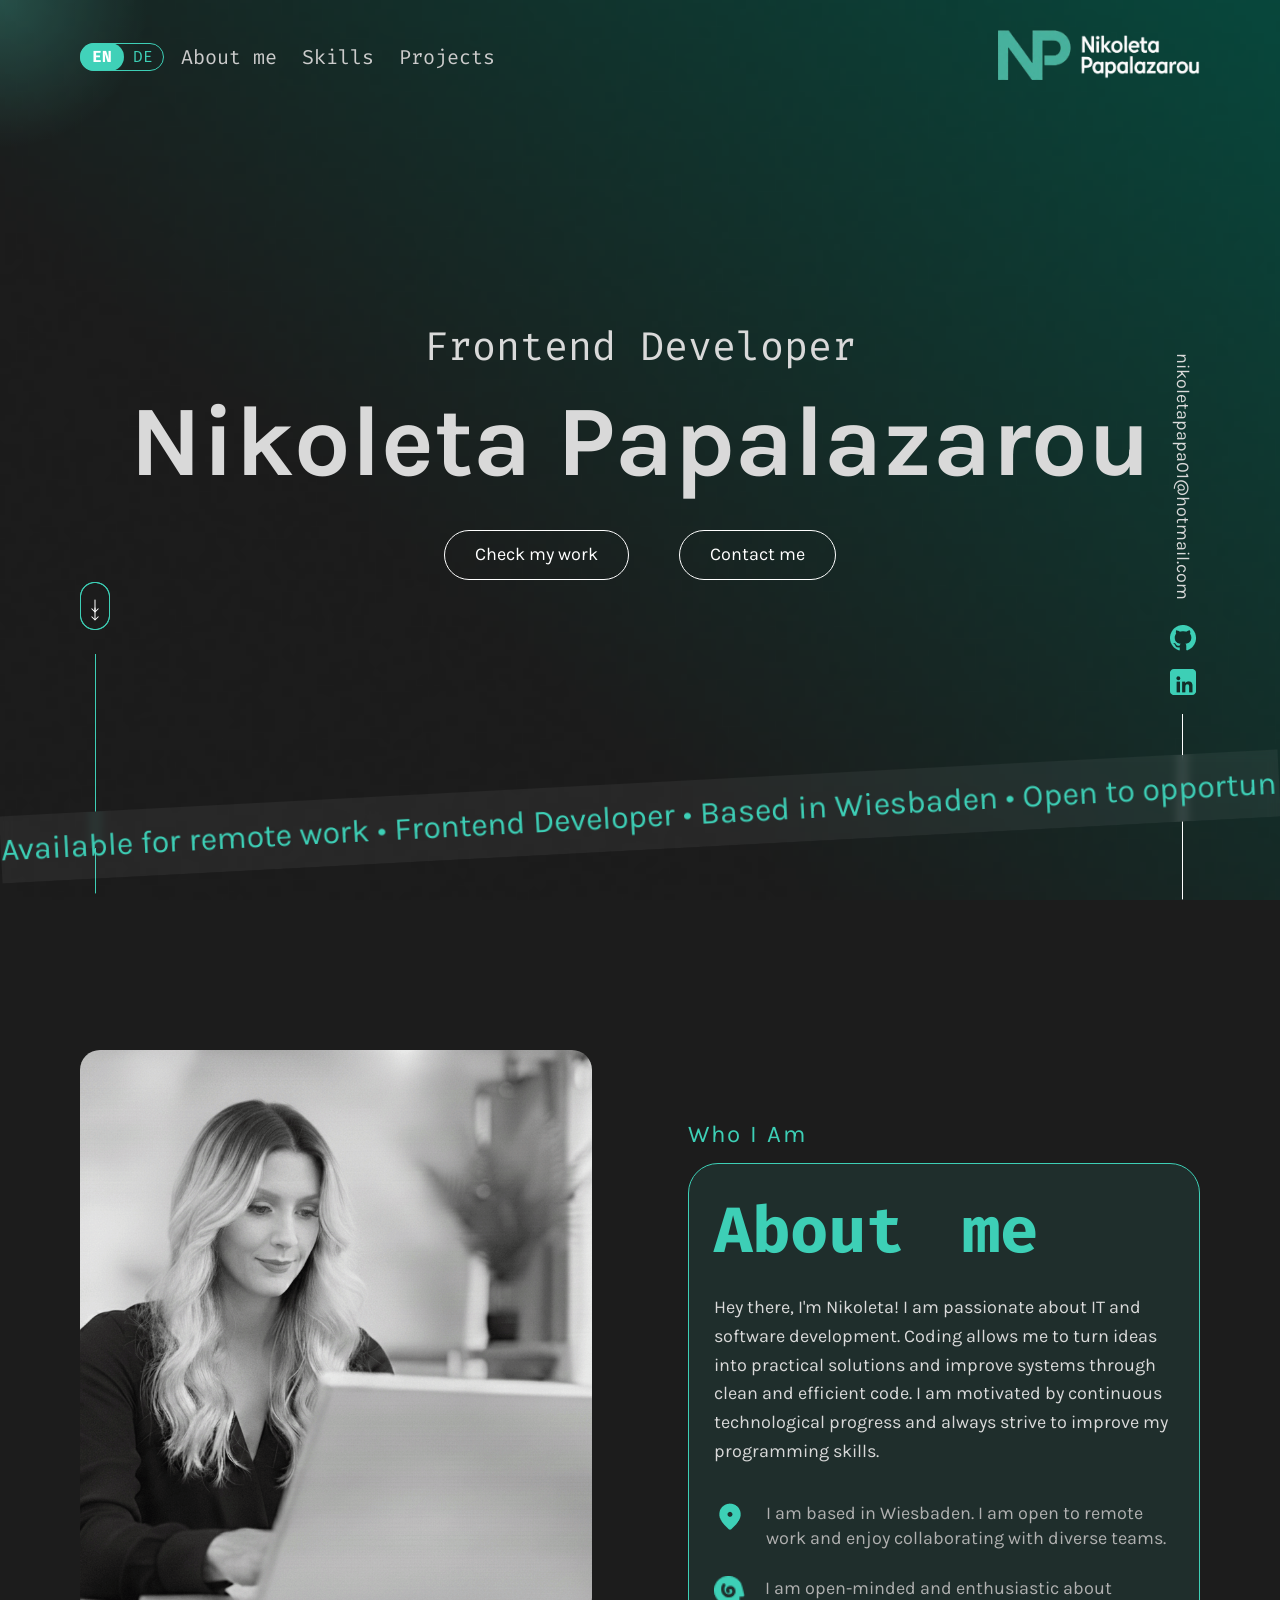
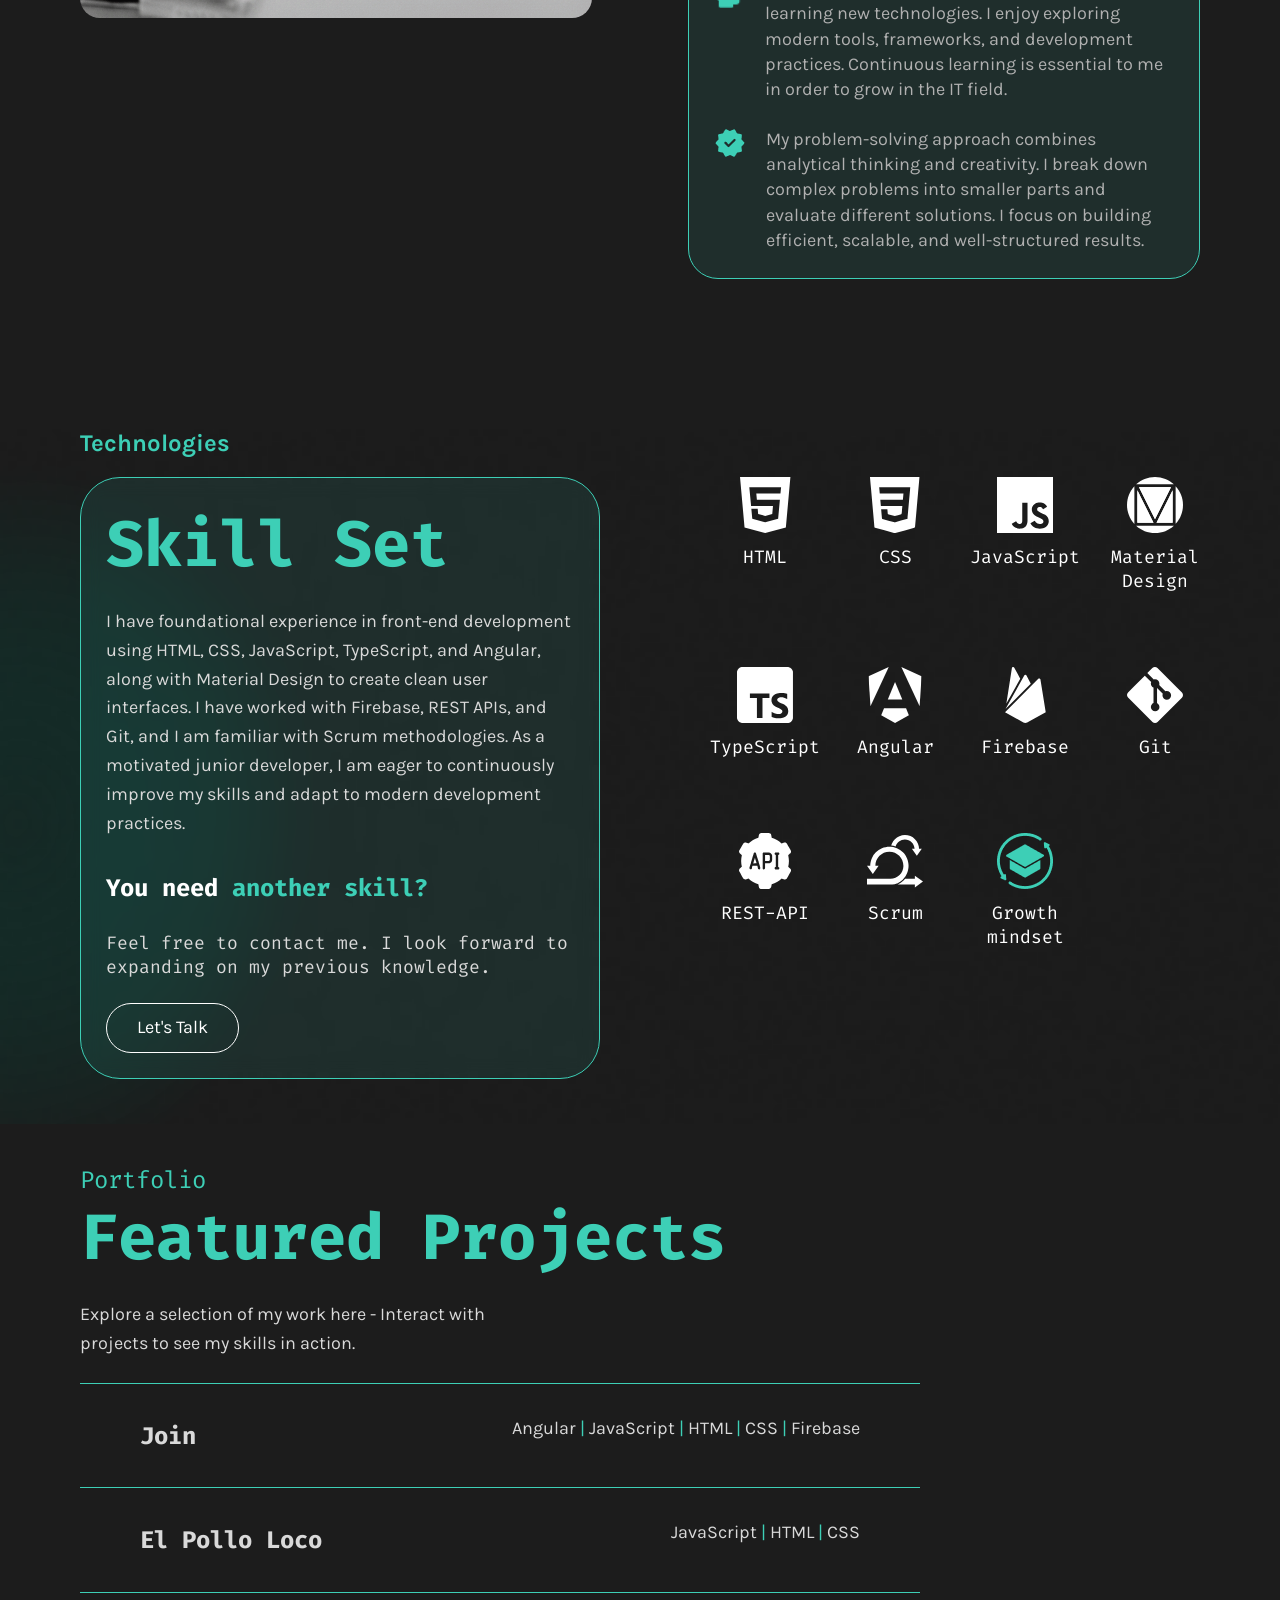
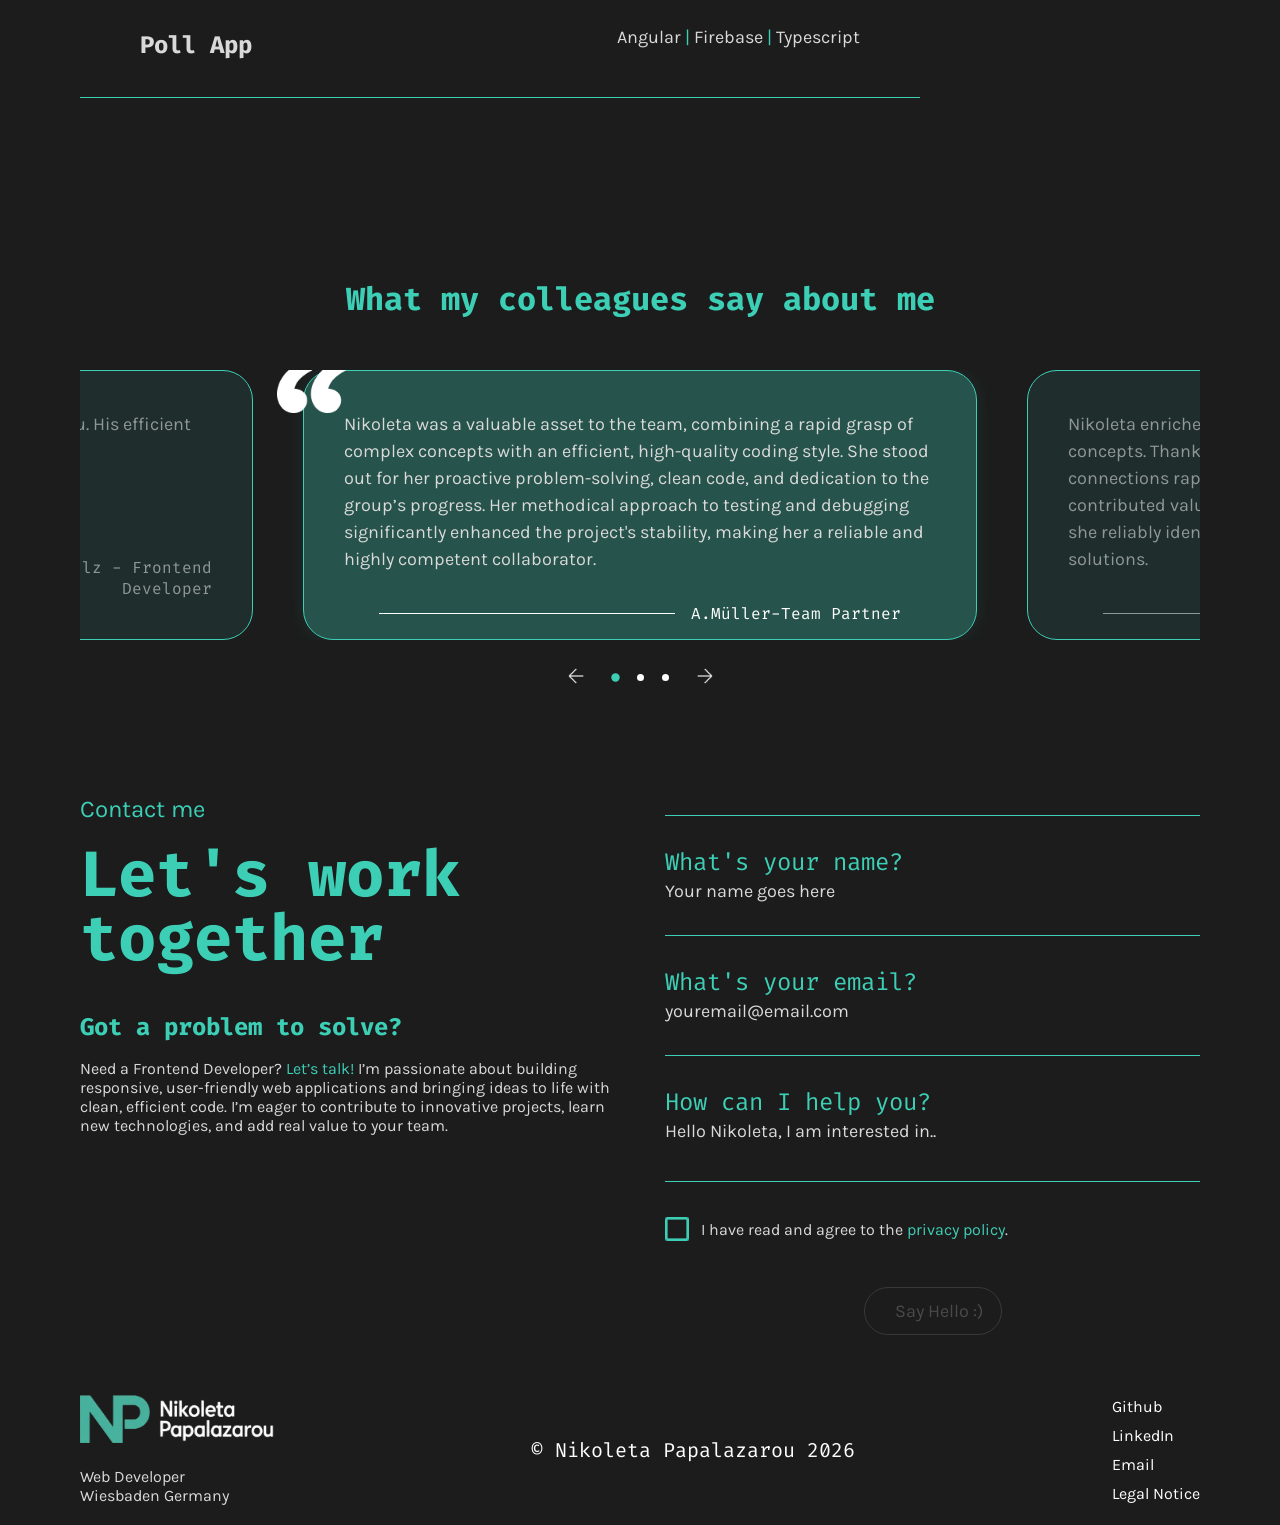
<file: index.html>
<!doctype html>
<html lang="en">
  <head>
    <meta charset="UTF-8" />
    <meta name="viewport" content="width=device-width, initial-scale=1.0" />
    <link rel="icon" type="image/png" href="./assets/img/smallLogo.png" />
    <link rel="stylesheet" href="./assets/styles/fonts.css" />
    <link rel="stylesheet" href="./assets/styles/animations.css" />
    <link rel="stylesheet" href="./assets/styles/hero.css" />
    <link rel="stylesheet" href="./assets/styles/aboutMe.css" />
    <link rel="stylesheet" href="./assets/styles/skills.css" />
    <link rel="stylesheet" href="./assets/styles/projeckts.css" />
    <link rel="stylesheet" href="./assets/styles/modal.css" />
    <link rel="stylesheet" href="./assets/styles/colleagues.css" />
    <link rel="stylesheet" href="./assets/styles/contact.css" />
    <link rel="stylesheet" href="./assets/styles/footer.css" />
    <link rel="stylesheet" href="style.css" />
    <link rel="stylesheet" href="./assets/styles/media.css" />
    <script src="./assets/scripts/translations.js"></script>
    <script src="./assets/scripts/getTemplates.js"></script>
    <script src="./assets/scripts/heroTemplate.js"></script>
    <script src="./assets/scripts/aboutMeTemplate.js"></script>
    <script src="./assets/scripts/getSkillsTemplate.js"></script>
    <script src="./assets/scripts/getProjecktsTemplate.js"></script>
    <script src="./assets/scripts/modalDialog.js"></script>
    <script src="./assets/scripts/modalDialogTemplate.js"></script>
    <script src="./assets/scripts/getColleaguesTemplate.js"></script>
    <script src="./assets/scripts/getContactTemplate.js"></script>
    <script src="./assets/scripts/validation.js"></script>
    <script src="./assets/scripts/getFooter.js"></script>

    <title>Nikoleta Papalazarou</title>
  </head>
  <body onload="init()">
    <div id="cursor-glow"></div>
    <section id="hero"></section>

    <section id="about" class="about-section"></section>

    <section id="skills" class="skills-section"></section>

    <section id="projects" class="projects-section"></section>

    <section id="colleagues" class="colleagues-section"></section>

    <section id="contact" class="contact-section"></section>

    <footer id="footer" class="footer-section"></footer>

    <dialog id="projectModal">
      <div id="modalBody"></div>
    </dialog>
     <div id="toast" class="toast"></div>
    <script src="script.js"></script>
  </body>
</html>
</file>
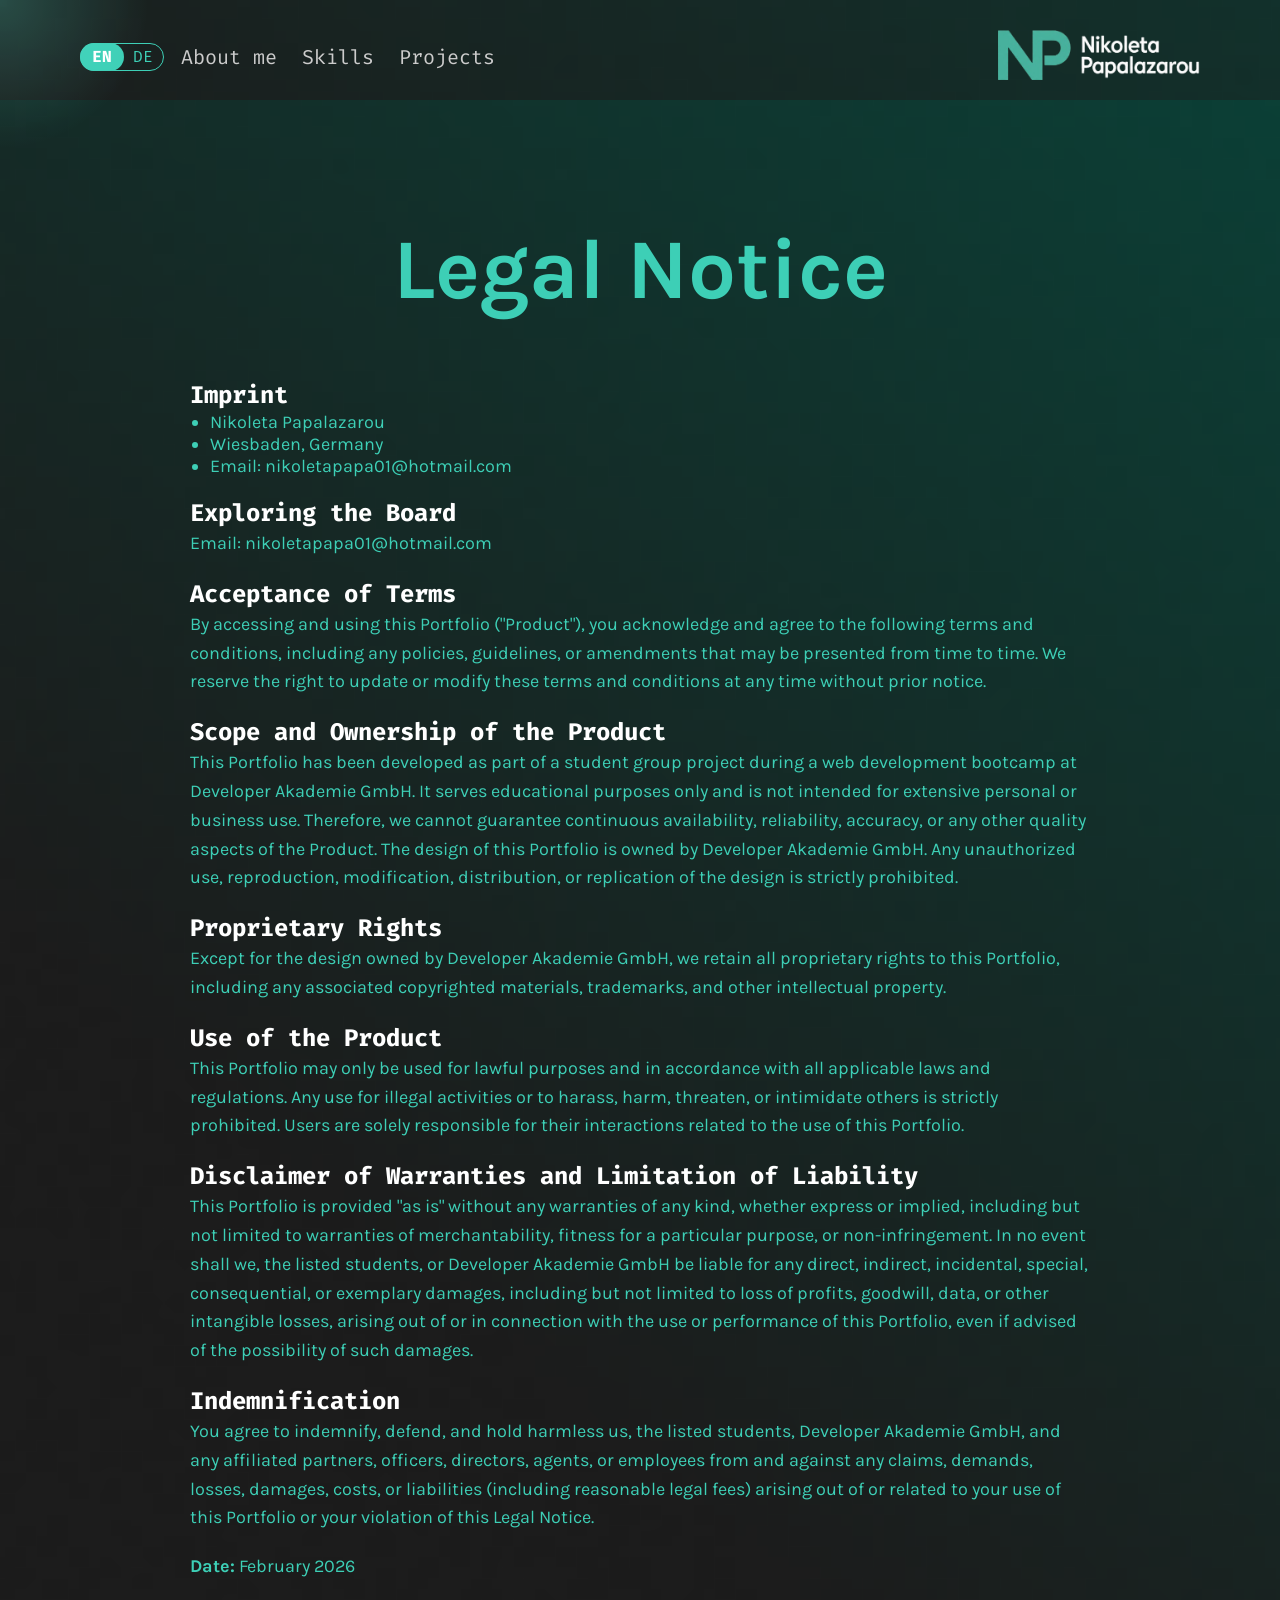
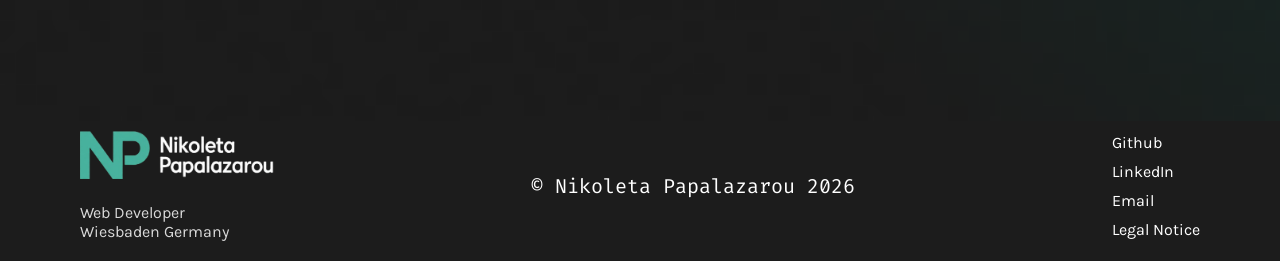
<file: legal-notice.html>
<!doctype html>
<html lang="en">
  <head>
    <meta charset="UTF-8" />
    <meta name="viewport" content="width=device-width, initial-scale=1.0" />
    <link rel="icon" type="image/png" href="./assets/img/smallLogo.png" />
    <link rel="stylesheet" href="./assets/styles/fonts.css" />
    <link rel="stylesheet" href="./assets/styles/animations.css" />
    <link rel="stylesheet" href="./assets/styles/hero.css" />
    <link rel="stylesheet" href="./assets/styles/footer.css" />
    <link rel="stylesheet" href="./assets/styles/legal.css" />
    <link rel="stylesheet" href="style.css" />
     <link rel="stylesheet" href="./assets/styles/media.css" />
    <script src="./assets/scripts/translations.js"></script>

    <script src="./assets/scripts/getFooter.js"></script>
    <script src="./assets/scripts/heroTemplate.js"></script>
    <script src="script.js"></script>

    <title>Nikoleta Papalazarou</title>
  </head>

  <body class="legal-notice-body" onload="initLegal()">
    <div id="cursor-glow"></div>
    <section style="height: auto; padding-bottom: 100px">
      <nav class="navbar">
        <div class="navigation">
          <div class="nav-left desktop-nav">
            <div class="lang-switch" id="lang-toggle-desktop">
              <div class="toggle-bg"></div>
              <span class="lang-btn active" data-lang="en">EN</span>
              <span class="lang-btn" data-lang="de">DE</span>
            </div>
            <div>
              <ul class="nav-links">
                <li><a href="index.html#about">About me</a></li>
                <li><a href="index.html#skills">Skills</a></li>
                <li><a href="index.html#projects">Projects</a></li>
              </ul>
            </div>
          </div>
          <div class="logo">
            <img id="logo-icon" src="./assets/img/logo.png" alt="a logo icon" />
          </div>
          <div class="hamburger" id="hamburger-btn">
            <span></span>
            <span></span>
            <span></span>
          </div>
        </div>
      </nav>
      <div class="mobile-menu-overlay" id="mobile-menu">
        <div class="mobile-menu-content">
          <ul class="mobile-nav-links nav-links">
            <li>
              <a href="index.html#about" onclick="closeMobileMenu()"
                >About me</a
              >
            </li>
            <li>
              <a href="index.html#skills" onclick="closeMobileMenu()">Skills</a>
            </li>
            <li>
              <a href="index.html#projects" onclick="closeMobileMenu()"
                >Projects</a
              >
            </li>
          </ul>

          <div class="lang-switch mobile-lang-switch" id="lang-toggle-mobile">
            <div class="toggle-bg"></div>
            <span class="lang-btn active" data-lang="en">EN</span>
            <span class="lang-btn" data-lang="de">DE</span>
          </div>
        </div>
      </div>
    </section>
    <section class="legal-section">
      <div class="legal-container">
        <h1 id="legal-mainTitle">Legal Notice</h1>

        <h3 id="legal-imprintTitle">Imprint</h3>
        <ul class="legal-notice-ul" id="legal-imprintList">
          <li>Nikoleta Papalazarou</li>
          <li>Wiesbaden, Germany</li>
          <li>Email: nikoletapapa01@hotmail.com</li>
        </ul>

        <h3 id="legal-boardTitle">Exploring the Board</h3>
        <p id="legal-boardText">Email: nikoletapapa01@hotmail.com</p>

        <h3 id="legal-acceptanceTitle">Acceptance of terms</h3>
        <p id="legal-acceptanceText">
          Acceptance of terms By accessing and using Portfolio (Product)...
        </p>

        <h3 id="legal-scopeTitle">Scope and ownership of the product</h3>
        <p id="legal-scopeText">
          Scope and ownership of the product Portfolio has been developed...
        </p>

        <h3 id="legal-proprietaryTitle">Proprietary rights</h3>
        <p id="legal-proprietaryText">
          Proprietary rights Aside from the design owned by Developer
          Akademie...
        </p>

        <h3 id="legal-useTitle">Use of the product</h3>
        <p id="legal-useText">
          Use of the product Portfolio is intended to be used for lawful
          purposes only...
        </p>

        <h3 id="legal-disclaimerTitle">
          disclaimer of warranties and limitation of liability
        </h3>
        <p id="legal-disclaimerText">
          Disclaimer of warranties and limitation of liability Portfolio is
          provided "as is"...
        </p>

        <h3 id="legal-indemnityTitle">Indemnity</h3>
        <p id="legal-indemnityText">
          Indemnity You agree to indemnify, defend and hold harmless us...
        </p>

        <p id="legal-date"><strong>Date:</strong> February 2026</p>
      </div>
    </section>

    <footer id="footer"></footer>
    <script>
      function initLegal() {
        if (typeof currentLang === "undefined") {
          window.currentLang = localStorage.getItem("lang") || "en";
        }
        document.getElementById("footer").innerHTML = getFooterTemplate();
        renderLegalView();
        updateLanguageToggles();
        if (typeof initializeEventListeners === "function") {
          initializeEventListeners();
        }
        initCursorGlow();
      }
    </script>
  </body>
</html>
</file>
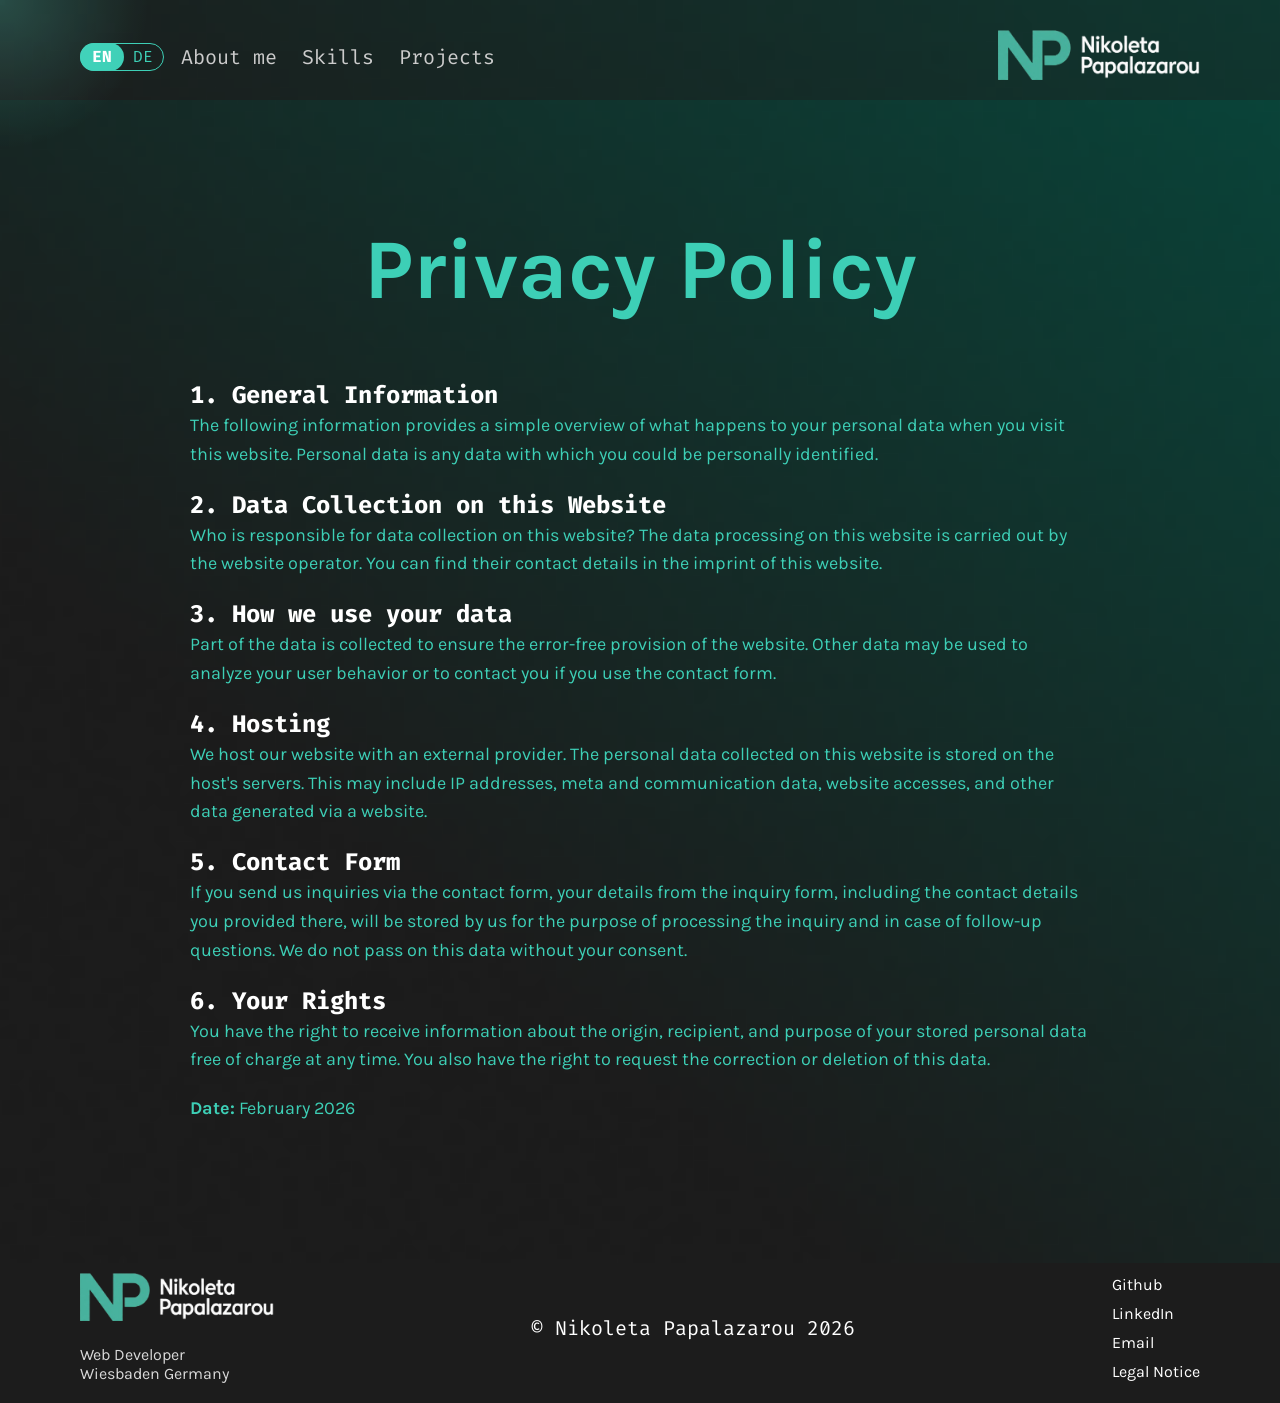
<file: privacy-policy.html>
<!doctype html>
<html lang="en">
  <head>
    <meta charset="UTF-8" />
    <meta name="viewport" content="width=device-width, initial-scale=1.0" />
    <link rel="icon" type="image/png" href="./assets/img/smallLogo.png" />
    <link rel="stylesheet" href="./assets/styles/fonts.css" />
    <link rel="stylesheet" href="./assets/styles/animations.css" />
    <link rel="stylesheet" href="./assets/styles/hero.css" />
    <link rel="stylesheet" href="./assets/styles/footer.css" />
    <link rel="stylesheet" href="./assets/styles/legal.css" />
    <link rel="stylesheet" href="style.css" />
    <link rel="stylesheet" href="./assets/styles/media.css" />
    <script src="./assets/scripts/translations.js"></script>

    <script src="./assets/scripts/getFooter.js"></script>
    <script src="./assets/scripts/heroTemplate.js"></script>
    <script src="script.js"></script>

    <title>Privacy Policy - Nikoleta Papalazarou</title>
  </head>
  <body class="legal-notice-body" onload="initPrivacy()">
    <div id="cursor-glow"></div>
    <section style="height: auto; padding-bottom: 100px">
      <nav class="navbar">
        <div class="navigation">
          <div class="nav-left desktop-nav">
            <div class="lang-switch" id="lang-toggle-desktop">
              <div class="toggle-bg"></div>
              <span class="lang-btn active" data-lang="en">EN</span>
              <span class="lang-btn" data-lang="de">DE</span>
            </div>
            <div>
              <ul class="nav-links">
                <li><a href="index.html#about">About me</a></li>
                <li><a href="index.html#skills">Skills</a></li>
                <li><a href="index.html#projects">Projects</a></li>
              </ul>
            </div>
          </div>
          <div class="logo">
            <a href="index.html">
              <img
                id="logo-icon"
                src="./assets/img/logo.png"
                alt="a logo icon"
              />
            </a>
          </div>
          <div class="hamburger" id="hamburger-btn">
            <span></span>
            <span></span>
            <span></span>
          </div>
        </div>
      </nav>
      <div class="mobile-menu-overlay" id="mobile-menu">
        <div class="mobile-menu-content">
          <ul class="mobile-nav-links nav-links">
            <li>
              <a href="index.html#about" onclick="closeMobileMenu()"
                >About me</a
              >
            </li>
            <li>
              <a href="index.html#skills" onclick="closeMobileMenu()">Skills</a>
            </li>
            <li>
              <a href="index.html#projects" onclick="closeMobileMenu()"
                >Projects</a
              >
            </li>
          </ul>

          <div class="lang-switch mobile-lang-switch" id="lang-toggle-mobile">
            <div class="toggle-bg"></div>
            <span class="lang-btn active" data-lang="en">EN</span>
            <span class="lang-btn" data-lang="de">DE</span>
          </div>
        </div>
      </div>
    </section>

    <!-- Content Section - Same structure as Legal Notice -->
    <section class="legal-section">
      <div class="legal-container">
        <h1 id="privacy-mainTitle">Privacy Policy</h1>

        <h3 id="privacy-introTitle">General Information</h3>
        <p id="privacy-introText">Loading...</p>

        <h3 id="privacy-collectionTitle">Data Collection</h3>
        <p id="privacy-collectionText">Loading...</p>

        <h3 id="privacy-usageTitle">Use of Data</h3>
        <p id="privacy-usageText">Loading...</p>

        <h3 id="privacy-hostingTitle">Hosting</h3>
        <p id="privacy-hostingText">Loading...</p>

        <h3 id="privacy-contactTitle">Contact Form</h3>
        <p id="privacy-contactText">Loading...</p>

        <h3 id="privacy-rightsTitle">Your Rights</h3>
        <p id="privacy-rightsText">Loading...</p>

        <p id="privacy-date"><strong>Date:</strong> February 2026</p>
      </div>
    </section>

    <footer id="footer"></footer>

    <script>
      function initPrivacy() {
        if (typeof currentLang === "undefined") {
          window.currentLang = localStorage.getItem("lang") || "en";
        }
        // Render Footer
        document.getElementById("footer").innerHTML = getFooterTemplate();
        // Render Privacy Content
        renderPrivacyView();
        // UI Updates
        updateLanguageToggles();
        if (typeof initializeEventListeners === "function") {
          initializeEventListeners();
        }
        initCursorGlow();
      }
    </script>
  </body>
</html>
</file>
<file: assets/styles/fonts.css>
@font-face {
  font-family: "Karla";
  font-style: normal;
  font-weight: 200 800;
  src: url(../fonts/Karla.woff2) format("woff2");
  unicode-range:
    U+0000-00FF, U+0131, U+0152-0153, U+02BB-02BC, U+02C6, U+02DA, U+02DC,
    U+0304, U+0308, U+0329, U+2000-206F, U+20AC, U+2122, U+2191, U+2193, U+2212,
    U+2215, U+FEFF, U+FFFD;
}

@font-face {
  font-family: "Fira Code";
  font-style: normal;
  font-weight: 300 700;
  src: url(../fonts/FiraCode.woff2) format("woff2");
  unicode-range:
    U+0000-00FF, U+0131, U+0152-0153, U+02BB-02BC, U+02C6, U+02DA, U+02DC,
    U+0304, U+0308, U+0329, U+2000-206F, U+20AC, U+2122, U+2191, U+2193, U+2212,
    U+2215, U+FEFF, U+FFFD;
}
</file>
<file: assets/styles/animations.css>
@keyframes borderFlash {
  0% {
    border-color: var(--color-primary);
  }
  20% {
    border-color: transparent;
  }
  80% {
    border-color: transparent;
  }
  100% {
    border-color: var(--color-white);
  }
}

@keyframes textBrighten {
  0% {
    color: rgba(61, 207, 182, 0.5);
  }
  80% {
    color: rgba(61, 207, 182, 0.5);
  }
  100% {
    color: var(--color-primary);
  }
}

@keyframes marqueeText {
  0% {
    transform: translateX(100%);
  }
  100% {
    transform: translateX(-100%);
  }
}

@keyframes scroll {
  from {
    transform: translateX(0);
  }
  to {
    transform: translateX(-50%);
  }
}

@keyframes toggleImg1 {
  0%,
  49% {
    opacity: 1;
  }
  50%,
  100% {
    opacity: 0;
  }
}

@keyframes toggleImg2 {
  0%,
  49% {
    opacity: 0;
  }
  50%,
  100% {
    opacity: 1;
  }
}
</file>
<file: assets/styles/hero.css>
#hero {
  height: 100vh;
  width: 100%;
  background-image: url(../img/12.\ Skill\ set\ Background.png);
  background-position: center;
  background-size: cover;
  position: relative;
  display: flex;
  flex-direction: column;
  justify-content: center;
  align-items: center;
  overflow: hidden; 
}

.hero-content {
  text-align: center;
}
.subtitle {
  font-size: 40px;
  margin-bottom: 10px;
}

.navbar {
  position: absolute;
  top: 0;
  width: 100%;
  max-width: 1440px;
  padding: 30px 80px;
  justify-content: space-between;
  align-items: center;
  left: 50%;
  transform: translateX(-50%);
  box-sizing: border-box;
}

.nav-left {
  display: flex;
  align-items: center;
  gap: 17px;
}

.navigation {
  display: flex;
  justify-content: space-between;
}

.logo {
  font-weight: bold;
  text-align: right;
  line-height: 1;
}

#logo-icon {
  height: 50px;
}

#logo-icon:hover {
  content: url("../img/logoHover.png");
}

.nav-links {
  display: flex;
  list-style: none;
  gap: 25px;
}

.nav-links a {
  color: #ccc;
  text-decoration: none;
  font-size: 20px;
  position: relative;
  padding-bottom: 8px;
}

.nav-links a::after {
  content: "";
  position: absolute;
  left: 50%;
  bottom: -5px;
  transform: translateX(-50%) scale(0);
  width: 8px;
  height: 8px;
  background-image: var(--icon-radio-unchecked);
  background-size: contain;
  background-repeat: no-repeat;
  opacity: 0;
  transition:
    transform 0.25s cubic-bezier(0.175, 0.885, 0.32, 1.275),
    opacity 0.2s ease;
}

.nav-links a:hover::after {
  opacity: 1;
  transform: translateX(-50%) scale(1);
}

.lang-switch-container {
  width: 124px;
  height: 182px;
  padding: 20px;
  border: 1px dashed var(--color-purple-border);
  display: flex;
  flex-direction: column;
  gap: 10px;
}

.lang-switch {
  position: relative;
  display: flex;
  align-items: center;
  width: 84px;
  height: 28px;
  border-radius: 20px;
  cursor: pointer;
  border: 1px solid var(--color-primary);
  transition: border-color 0.2s ease;
}

.lang-switch:hover {
  border-color: var(--color-white);
  transition: border-color 0.3s ease 0.5s;
  animation: borderFlash 0.8s forwards;
}

.toggle-bg {
  position: absolute;
  top: -1px;
  left: -1px;
  width: 44px;
  height: 28px;
  background-color: var(--color-primary);
  border-radius: 18px;
  transition: transform 0.3s cubic-bezier(0.4, 0, 0.2, 1);
  z-index: 1;
}

.lang-switch.de-active .toggle-bg {
  transform: translateX(40px);
}

.lang-btn {
  flex: 1;
  z-index: 2;
  text-align: center;
  font-size: 16px;
  color: var(--color-primary);
  transition: color 0.3s;
  user-select: none;
}

.lang-btn.active {
  color: var(--color-white);
  font-weight: bold;
}

.lang-switch:hover .lang-btn:not(.active) {
  animation: textBrighten 0.8s forwards;
}

.sidebar-right {
  position: absolute;
  right: 80px;
  bottom: 0;
  display: flex;
  flex-direction: column;
  align-items: center;
  gap: 20px;
  pointer-events: auto;
}

.hero-wrapper {
  position: absolute;
  top: 50%; 
  left: 50%;
  transform: translate(-50%, -50%);
  width: 100%;
  max-width: 1440px;
  height: 100%;
  max-height: 900px; 
  pointer-events: none;
}
.email {
  writing-mode: vertical-rl;
  font-family: var(--font-secondary);
}

.email:hover {
  color: var(--color-primary);
}

.social-icons {
  display: flex;
  flex-direction: column;
  align-items: center;
  gap: 12px;
}

.social-icons a {
  position: relative;
  display: flex;
  align-items: center;
  justify-content: center;
  text-decoration: none;
  width: 35px;
  height: 35px;
}

.social-icons a::after {
  content: "";
  position: absolute;
  right: -15px;
  top: 50%;
  transform: translateY(-50%) scale(0);
  width: 8px;
  height: 8px;
  background-image: var(--icon-radio-unchecked);
  background-size: contain;
  background-repeat: no-repeat;
  opacity: 0;
  transition:
    transform 0.25s cubic-bezier(0.175, 0.885, 0.32, 1.275),
    opacity 0.2s;
}

.social-icons a:hover::after {
  opacity: 1;
  transform: translateY(-50%) scale(1);
}

.github-icon,
.linkedin-icon {
  width: 32px;
  height: 32px;
  object-fit: contain;
  display: block;
}

.github-icon:hover {
  content: url("../img/GithubHover.png");
}

.linkedin-icon {
  margin-bottom: 5px;
}

.linkedin-icon:hover {
  content: url("../img/LinkendinHover.png");
}

.social-vector {
  width: 1px;
  height: 186px;
}

.scroll-down {
  position: absolute;
  left: 80px;
  bottom: 0;
  display: flex;
  flex-direction: column;
  align-items: center;
  pointer-events: auto;
}

.arrow {
  margin-bottom: 24px;
  height: 48px;
  width: 30px;
  position: relative;
}

.arrow img {
  position: absolute;
  top: 0;
  left: 0;
  width: 100%;
  height: 100%;
  object-fit: contain;
}

.arrow-img-1 {
  animation: toggleImg1 1s infinite step-end;
}

.arrow-img-2 {
  animation: toggleImg2 1s infinite step-end;
}

.line {
  width: 1px;
  height: 240px;
}

.cta-buttons {
  display: flex;
  gap: 50px;
  justify-content: center;
}

.btn {
  padding: 12px 30px;
  font-family: var(--font-secondary);
  border-radius: 30px;
  text-decoration: none;
  color: var(--color-white);
  border: 1px solid rgba(255, 255, 255, 0.4);
  transition: 0.3s;
  height: 50px;
}

.btn-marquee {
  position: relative;
  overflow: hidden;
  border: 1px solid var(--color-white);
  color: var(--color-white);
  transition: 0.3s ease;
}

.btn-marquee span {
  display: inline-block;
  white-space: nowrap;
  transition: color 0.3s ease;
}

.btn-marquee:hover {
  border: 1px solid var(--color-primary);
  color: var(--color-primary);
}

.btn-marquee:hover span {
  animation: marqueeText 2s linear infinite;
}

.marquee {
  position: absolute;
  bottom: 50px;
  width: 100%;
  background: rgba(255, 255, 255, 0.05);
  backdrop-filter: blur(5.3px);
  padding: 15px 0;
  overflow: hidden;
  transform: rotate(-3deg);
  max-width: 1440px;
}

.marquee-content {
  display: flex;
  width: max-content;
  font-family: var(--font-secondary);
  white-space: nowrap;
  animation: scroll 24s linear infinite;
  font-size: 32px;
  font-weight: 400;
  color: var(--color-primary);
}

.marquee-half {
  display: flex;
  gap: 30px; 
  padding-right: 30px; 
}

.sidebars {
  display: flex;
}

.social-email {
  display: none !important;
}
</file>
<file: assets/styles/aboutMe.css>
.about-section {
  display: flex;
  justify-content: center;
  background-color: var(--color-bg);
  width: 100%;
}

.about-container {
  display: flex;
  gap: 96px;
  width: 100%;
  max-width: 1440px;
  padding: 0 80px;
  margin: 0 auto;
  box-sizing: border-box;
}

.about-card {
  background-color: #3dcfb61a;
  padding: 35px 25px 0 25px;
  color: var(--color-text);
  border: 1px solid var(--color-primary);
  max-width: 568px;
  min-height: 540px;
  border-radius: 30px;
  margin-top: 0;
  margin-bottom: 150px;
}

.about-title {
  margin-bottom: 30px;
  font-weight: 700;
  line-height: 1;
}

.about-title span {
  margin-left: 20px;
}

.about-image {
  max-width: 568px;
  height: 568px;
}

.about-photo {
  max-width: 568px;
  width: 100%;
  height: 568px;
  object-fit: cover;
  border-radius: 30px;
}

.main-description {
  font-family: "Karla", sans-serif;
  margin-bottom: 35px;
  line-height: 1.6;
  max-width: 500px;
}

.info-row {
  display: flex;
  gap: 20px;
  margin-bottom: 25px;
  align-items: flex-start;
}

.info-row:hover,
.info-row:hover * {
  color: white;
}

.info-icon {
  width: 32px;
  height: 32px;
}

.info-row p {
  font-family: "Karla", sans-serif;
  color: #b0b0b0;
  line-height: 1.4;
}

.about-content {
  display: flex;
  flex-direction: column;
  align-items: flex-start;
  margin-top: 220px;
}

.who-i-am {
  font-family: "Karla", sans-serif;
  color: var(--color-primary);
  font-size: 24px;
  letter-spacing: 2px;
  margin-bottom: 15px;
}

.image-wrapper {
  position: relative;
  display: inline-block;
  overflow: visible;
}

.image-wrapper::before {
  content: "";
  position: absolute;
  top: 43px;
  left: -40px;
  width: 100%;
  height: 100%;
  background: url("../img/Capa_1.png") no-repeat left center;
  background-size: cover;
  opacity: 0;
  transition: 0.4s ease;
  z-index: 0;
}

.image-wrapper img {
  position: relative;
  z-index: 1;
  display: block;
  border-radius: 20px;
  transition: 0.4s ease;
  margin-top: 150px;
}

.image-wrapper.active::before {
  opacity: 1;
  margin-top: 150px;
}

.image-wrapper.active img {
  transform: translate(10px, 10px);
}
</file>
<file: assets/styles/skills.css>
.skills-section {
  width: 100%;
  min-height: 695px;
  background-image: url("../img/19.\ Skill\ set\ Background.png");
  background-size: cover;
  background-repeat: no-repeat;
  display: flex;
  justify-content: center;
  padding-bottom: 20px;
}

.skills-container {
  display: flex;
  justify-content: space-between;
  width: 100%;
  max-width: 1440px;
  padding: 0 80px;
  margin: 0 auto;
  box-sizing: border-box;
}

.skills-left {
  flex: 1;
}

.skills-glass-card {
  background: #3dcfb61a;
  border: 1.5px solid var(--color-primary);
  border-radius: 40px;
  padding: 25px 25px 0 25px;
  max-width: 520px;
  min-height: 503px;
  backdrop-filter: blur(10px);
  margin-top: 20px;
  padding-bottom: 25px;
}

.skills-card-title {
  color: #3dcfb6;
  font-size: 24px;
  font-weight: 700;
  font-family: "Karla", sans-serif;
}

.skills-title {
  margin-bottom: 20px;
}

.skills-right {
  flex: 1;
  display: flex;
  justify-content: flex-end;
  align-items: flex-start;
  padding-top: 46px;
}

.icons-grid {
  display: grid;
  grid-template-columns: repeat(4, 90px);
  row-gap: 72px;
  column-gap: 40px;
  align-items: start;
}

.skill-item {
  display: flex;
  flex-direction: column;
  align-items: center;
  text-align: center;
  color: #ffffff;
  height: auto;
}

.skill-item img {
  width: 60px;
  height: 60px;
  margin-bottom: 10px;
  object-fit: contain;
  transition: transform 0.3s ease-in-out;
}

.skills-btn {
  justify-content: flex-start !important;
}

.another-skill {
  color: var(--color-primary);
  font-size: 20px;
  font-weight: bold;
}

.white-letters {
  color: #ffffff;
}

.skill-item:hover img {
  transform: translateY(-3px) scale(1.1);
}

.skill-item span {
  display: block;
  transition: color 0.3s ease;
}

.growth-mindset .icon-wrapper {
  position: relative;
  width: 188px;
  height: 60px;
  margin-bottom: 10px;
}

.growth-mindset .base-icon {
  position: absolute;
  top: 0;
  left: 0;
  width: 100%;
  height: 100%;
  transition: opacity 0.3s ease;
}

.growth-mindset .hover-icon {
  position: absolute;
  top: -110px;
  left: 40px;
  width: 100%;
  height: 100%;
  opacity: 0;
  transform: translateY(10px);
  transition: all 0.3s ease;
}

.growth-mindset:hover .hover-icon {
  opacity: 1;
  transform: translateY(0);
  width: 188px;
  height: 129px;
}
</file>
<file: assets/styles/projeckts.css>
.projects-section {
  display: flex;
  background-color: var(--color-bg);
  justify-content: center;
  width: 100%;
  position: relative; 
  overflow: hidden;
}

.projects-container {
  width: 100%;
  max-width: 1440px;
  padding: 0 80px;
  margin: 0 auto;
  box-sizing: border-box;
  padding-top: 40px;
  padding-bottom: 80px;
}

.projects-pre-title {
  color: var(--color-primary);
  font-family: var(--font-primary);
  font-size: 24px;
}

.featured-title {
  margin-bottom: 20px;
}

.project-row {
  display: flex;
  justify-content: space-between;
  align-items: center;
  border-top: 1px solid var(--color-primary);
  padding: 30px 30px;
  transition: background-color 0.3s ease;
  cursor: pointer;
  position: relative;
}

.project-row:last-child {
  border-bottom: 1px solid var(--color-primary);
}

.project-row:hover {
  background-color: #3dcfb61a;
}

.project-info {
  max-width: 60%;
}

.project-name {
  font-size: 24px;
  padding-left: 30px;
}

.project-tech {
  font-family: var(--font-secondary);
  margin-bottom: 15px;
  padding-right: 30px;
}

.project-links {
  line-height: 1.6;
}

.project-span {
  font-family: var(--font-secondary);
  line-height: 1.6;
  padding-bottom: 20px;
}

.projects-list {
  margin-top: 25px;
  width: 75%;
}

.linear {
  color: var(--color-primary);
  line-height: 1.6;
}

.arrow-icon {
  width: 12px;
  height: 12px;
  opacity: 0;
  transition:
    opacity 0.3s ease,
    transform 0.3s ease;
  vertical-align: middle;
  margin-left: 5px;
}

.project-image-preview {
  position: absolute;
  right: -350px;
  top: 77%;
  transform: translateY(-50%);
  opacity: 0;
  pointer-events: none;
  transition: opacity 0.4s ease;
  z-index: 10;
}

.project-image-preview img {
  width: 295px;
  border-radius: 10px;
  box-shadow: 0 10px 30px rgba(0, 0, 0, 0.5);
}

.project-row:hover .arrow-icon {
  opacity: 1;
  transform: translate(5px, -5px);
}

.project-row:hover .project-image-preview {
  opacity: 1;
  margin-left: 20px;
}
</file>
<file: assets/styles/modal.css>
dialog {
  position: fixed;
  inset: 0;
  margin: auto;
  border: none;
  border-radius: 30px;
  padding: 0;
  background: transparent;
  width: 90%;
  max-width: 1100px;
  max-height: 85vh;
  overflow: visible;
  box-shadow: 0 0 30px rgba(0, 0, 0, 0.6);
}

dialog::backdrop {
  background: rgba(0, 0, 0, 0.4);
  backdrop-filter: blur(5px);
}

.modal-container {
  display: flex;
  background-image: url("../img/12. Skill set Background.png");
  background-position: center;
  background-size: cover;
  border-radius: 30px;
  border: 1px solid #3dcfb6;
  overflow: hidden;
  position: relative;
  width: 100%;
  min-height: 600px;
}

.modal-left {
  flex: 1;
  padding: 60px 0 60px 60px;
  display: flex;
  flex-direction: column;
  justify-content: center;
}

.project-number {
  font-family: var(--font-secondary);
  font-size: 120px;
  font-weight: 700;
  color: var(--color-primary);
  line-height: 0.8;
  margin-bottom: 10px;
}

.project-title {
  color: var(--color-white);
  line-height: 1;
  margin-bottom: 40px;
}

.project-subtitle {
  color: var(--color-primary);
  font-size: 24px;
  font-weight: 700;
  margin-bottom: 20px;
}

.project-description {
  font-family: var(--font-secondary);
  font-size: 18px;
  color: var(--color-text);
  margin-bottom: 20px;
  max-width: 456px;
  line-height: 1.5;
}

.tech-stack {
  display: flex;
  margin-bottom: 20px;
  align-items: center;
}

.tech-item {
  display: flex;
  align-items: center;
  gap: 2px;
  font-size: 14px;
  color: var(--color-text);
  padding: 5px 10px;
}

.tech-item img {
  height: 24px;
  width: auto;
}

.modal-buttons {
  display: flex;
  gap: 20px;
}

.modal-btn:hover {
  border-color: var(--color-primary);
  color: var(--color-primary);
}

.modal-right {
  padding: 40px;
  position: relative;
}

.project-img-wrapper {
  width: 100%;
  height: 100%;
  border-radius: 20px;
  display: flex;
  align-items: center;
  justify-content: center;
}

.project-img-wrapper img {
  width: 100%;
  max-width: 400px;
  height: auto;
  border-radius: 10px;
  box-shadow: 0 10px 40px rgba(0, 0, 0, 0.5);
}

.close-modal-btn {
  display: flex;
  position: absolute;
  top: 50px;
  right: 50px;
  background: none;
  border: none;
  color: white;
  font-size: 40px;
  cursor: pointer;
  z-index: 10;
  transition: 0.2s;
}

.next-project {
  position: absolute;
  bottom: 60px;
  right: 40px;
  display: flex;
  align-items: center;
  gap: 10px;
  color: var(--color-primary);
  font-family: var(--font-secondary);
  font-size: 18px;
  cursor: pointer;
  transition: 0.3s;
}

.next-project:hover {
  color: var(--color-white);
}

.close-modal-btn:hover img {
  content: url("../img/close.png");
}

.trans-arrow {
  transition: transform 0.3s ease;
  display: inline-block;
}

.modal-btn:hover .trans-arrow {
  transform: translate(5px, -5px);
}

.next-project:hover .trans-arrow {
  transform: translateX(5px);
}

dialog::-webkit-scrollbar {
  width: 20px;
}

dialog {
  -ms-overflow-style: none;
  scrollbar-width: none;
  overflow-y: auto;
}

.modal-container {
  overflow-y: auto;
}
</file>
<file: assets/styles/colleagues.css>
/* =========================================
   Colleagues / Testimonials Section
   ========================================= */
.colleagues-section {
  display: flex;
  justify-content: center;
  background-color: var(--color-bg);
  width: 100%;
  padding: 100px 0;
  overflow: hidden;
}

.colleagues-container {
  display: flex;
  flex-direction: column;
  align-items: center;
  width: 100%;
  max-width: 1440px;
  margin: 0 auto;
  padding: 0 80px;
          --slide-distance: 102%;
        --slide-distance-further: 113.2%;
}

.colleagues-title {
  font-size: 32px;
  margin-bottom: 50px;
  color: var(--color-primary);
}

.reviews-wrapper {
  position: relative;
  display: flex;
  flex-direction: column;
  align-items: center;
  overflow: clip;
  width: 100%;
}

.review-card-single {
  transition:
    opacity 0.3s ease,
    transform 0.3s ease;
  opacity: 1;
  transform: translateY(0);
}

.review-card-single.fade-out {
  opacity: 0;
  transform: translateY(20px);
}
.reviews-carousel {
  display: flex;
  align-items: center;
  gap: 50px;
  justify-content: center;
  max-width: 1440px;
}

.review-card {
  border-radius: 30px;
  padding: 40px;
  max-width: 674px;
  width: 100%;
  height: 274px;
  display: flex;
  flex-direction: column;
  justify-content: space-between;
  position: relative;
  transition: all 0.3s ease;
  flex-shrink: 0;
  height: fit-content;
}

.active-card {
  height: 270px;
  background-color: #3dcfb64d;
  border: 1px solid var(--color-primary);
  z-index: 2;
  transform: scale(1);
  box-shadow: 0 0 20px rgba(61, 207, 182, 0.1);
}

.side-card {
  height: 270px;
  border: 1px solid var(--color-primary);
  color: rgba(255, 255, 255, 0.5);
  z-index: 1;
  background-color: #3dcfb61a;
}

.quote-icon {
  position: absolute;
  top: -8px;
  left: -37px;
  width: 90px;
  height: auto;
  padding: 0 10px;
}

.review-text {
  font-family: var(--font-secondary);
  font-size: 18px;
  line-height: 1.5;
  margin-bottom: 30px;
  text-align: left;
}

.review-line {
  width: 50%;
  height: 1px;
  background-color: var(--color-white);
  margin-right: 16px;
}

.right-line {
  background-color: rgba(255, 255, 255, 0.5);
}

.review-author {
  font-family: var(--font-primary);
  font-size: 16px;
  text-align: right;
  display: block;
}

.active-card .review-author {
  color: var(--color-white);
}

.fade-overlay {
  position: absolute;
  top: 0;
  bottom: 0;
  width: 25%;
  z-index: 10;
  pointer-events: none;
}

.left-fade {
  left: 0;
  background: linear-gradient(to right, var(--color-bg) 10%, transparent);
}

.right-fade {
  right: 0;
  background: linear-gradient(to left, var(--color-bg) 10%, transparent);
}

.dots-container {
  display: flex;
  gap: 18px;
}

.dot {
  width: 7px;
  height: 7px;
  background-color: var(--color-white);
  border-radius: 50%;
  cursor: pointer;
  transition: all 0.3s ease;
}

.active-dot {
  background-color: var(--color-primary);
  transform: scale(1.2);
}

.controls-container {
  display: flex;
  align-items: center;
  justify-content: center;
  gap: 20px;
  margin-top: 20px;
}
.arrow-btn {
  background: transparent;
  border: none;
  cursor: pointer;
  padding: 0;
  transition: transform 0.2s;
}

.arrow-btn img {
  width: 32px;
  height: 32px;
  object-fit: contain;
  mix-blend-mode: screen;
}

.arrow-btn:hover {
  transform: scale(1.2);
}

.arrow-btn:hover .left-hover {
  content: url("../img/Property 1=Left hover.png");
}

.arrow-btn:hover .right-hover {
  content: url("../img/Property 1=right Hover.png");
}

.line-author {
  display: flex;
  justify-content: center;
  align-items: center;
}
</file>
<file: assets/styles/contact.css>
.contact-section {
  display: flex;
  justify-content: center;
  background-color: var(--color-bg);
  width: 100%;
  position: relative;
  overflow: hidden;
}

.contact-container {
  display: flex;
  justify-content: space-between;
  width: 100%;
  max-width: 1440px;
  padding: 0 80px;
  margin: 0 auto;
  box-sizing: border-box;
  gap: 50px;
}

.contact-left {
  flex: 1;
  display: flex;
  flex-direction: column;
}

.contact-pre-title {
  font-family: var(--font-secondary);
  color: var(--color-primary);
  font-size: 24px;
  margin-bottom: 20px;
}

.contact-headline {
  line-height: 1;
  margin-bottom: 40px;
}

.contact-sub-headline {
  color: var(--color-primary);
  font-size: 24px;
  margin-bottom: 16px;
}

.contact-invite {
  color: var(--color-primary);
  font-family: var(--font-secondary);
  font-size: 18px;
  text-align: right;
  width: 100%;
  max-width: 400px;
}

.lets-talk-text {
  color: var(--color-primary);
}

.contact-text {
  font-size: 16px;
  font-family: var(--font-secondary);
}

.contact-right {
  flex: 1;
  display: flex;
  flex-direction: column;
  justify-content: center;
  margin-top: 20px;
}

.contact-form {
  display: flex;
  flex-direction: column;
  width: 100%;
}

.contact-form input,
.contact-form textarea {
  width: 100%;
  background: transparent;
  border: none;
  outline: none;
  font-family: var(--font-secondary);
  resize: none;
  line-height: 1.5;
  font-size: 18px;
  color: var(--color-white);
  transition: all 0.2s ease;
}

.contact-form input::placeholder,
.contact-form textarea::placeholder {
  color: var(--color-text);
}

.contact-form input:focus,
.contact-form textarea:focus {
  color: var(--color-white);
}

.contact-label {
  font-size: 24px;
  color: var(--color-primary);
  padding-bottom: 16px;
}

.form-footer {
  border-top: 1px solid #3dcfb6;
  padding-top: 35px;
  display: flex;
  justify-content: space-between;
  flex-direction: column;
  gap: 24px;
}

.privacy-text {
  font-family: var(--font-secondary);
  font-size: 16px;
  line-height: 1.6;
}

.privacy-link {
  color: #3dcfb6;
  text-decoration: none;
}

.privacy-link:hover {
  color: var(--color-white);
  text-decoration: underline;
  text-decoration-color: var(--color-primary);
}

.checkmark-box {
  width: 24px;
  height: 24px;
  display: block;
  background-size: contain;
  background-repeat: no-repeat;
  background-image: url("../img/check_box_outline_blank (1).png");
}
.custom-checkbox-label {
  display: block;
  position: relative;
  cursor: pointer;
  width: 24px;
  height: 24px;
}

.custom-checkbox-label input {
  position: absolute;
  opacity: 0;
  cursor: pointer;
  height: 0;
  width: 0;
}

.custom-checkbox-label:hover input ~ .checkmark-box {
  content: url("../img/Property 1=Default hover.png");
}

.custom-checkbox-label input:checked ~ .checkmark-box {
  content: url("../img/check_box.png");
}

.custom-checkbox-label input:checked ~ .checkmark-box:hover {
  content: url("../img/Property 1=Checked hover.png");
}

.contact-btn {
  align-self: center;
  margin-top: 20px;
  background-color: #1c1c1c;
  width: 138px;
  height: 48px;
  font-family: var(--font-secondary);
  font-size: 18px;
}

.contact-btn:disabled {
  opacity: 0.5;
  cursor: not-allowed;
  pointer-events: none;
  border-color: #555;
  color: #777;
}

.contact-btn:disabled span {
  color: #777;
}

.contact-btn:disabled:hover {
  border-color: #555;
  background: transparent;
}

.input-group {
  position: relative;
  border-top: 1px solid var(--color-primary);
  padding: 30px 0;
}

.error-msg {
  color: #ec7b7b;
  font-family: var(--font-secondary);
  font-size: 18px;

  position: absolute;
  bottom: 30px;
  left: 0;

  pointer-events: none;
  display: none;
}

.contact-form input.has-error,
.contact-form textarea.has-error {
  color: transparent;
}

.contact-form input.has-error::placeholder,
.contact-form textarea.has-error::placeholder {
  color: transparent;
}

.contact-form input.has-error ~ .error-msg,
.contact-form textarea.has-error ~ .error-msg {
  display: block;
}

.privacy-container {
  display: flex;
  align-items: flex-start;
  gap: 12px;
}

.checkbox-wrapper {
  position: relative;
  display: flex;
  flex-direction: column;
  width: 24px;
}

.privacy-error-msg {
  position: absolute;
  top: 30px;
  left: 0;
  font-family: var(--font-secondary);
  width: max-content;
  font-size: 14px;
  color: #ec7b7b;

  visibility: hidden;
  white-space: nowrap;
}

.privacy-error-msg.visible {
  visibility: visible;
}


.toast {
  visibility: hidden;
  min-width: 250px;
  background-color: #333;
  color: #fff;
  text-align: center;
  border-radius: 8px;
  padding: 16px;
  position: fixed;
  z-index: 10000; 
  left: 50%;
  top: 50%;
  transform: translate(-50%, -50%); 
  font-family: var(--font-secondary);
  font-size: 18px;
  opacity: 0;
  transition:
    opacity 0.5s,
    visibility 0.5s;
  box-shadow: 0 4px 15px rgba(0, 0, 0, 0.3);
}

.toast.show {
  visibility: visible;
  opacity: 1;
}

.toast.success {
  background-color: var(--color-primary);
  color: var(--color-bg);
  border: 2px solid var(--color-primary);
}

.toast.error {
  background-color: #ff4d4d;
  color: white;
  border: 2px solid #ff4d4d;
}
</file>
<file: assets/styles/footer.css>
#footer {
  width: 100%;
  background-color: var(--color-bg);
  margin-top: 50px;
  padding-bottom: 40px;
  display: flex;
  justify-content: center;
}

.footer-wrapper {
  width: 100%;
  max-width: 1440px;
  padding: 0 80px;
  box-sizing: border-box;
}

.footer-container {
  display: flex;
  justify-content: space-between;
  align-items: center;
  height: 100px;
  padding-top: 30px;
}

.footer-left {
  display: flex;
  flex-direction: column;
  gap: 18px;
}

.footer-logo {
  height: 48px;
  width: auto;
  object-fit: contain;
}

.footer-logo:hover {
  content: url("../img/logoHover.png");
}

.footer-span {
  font-size: 16px;
  font-family: var(--font-secondary);
}

.footer-center {
  display: flex;
  justify-content: center;
}

.copyright-text {
  font-family: var(--font-primary);
  font-size: 20px;
  color: var(--color-white);
  margin: 0;
  white-space: nowrap;
}

.footer-right {
  display: flex;
  justify-content: flex-end;
  gap: 10px;
  flex-direction: column;
}

.footer-icon img {
  width: 30px;
  height: 30px;
  object-fit: contain;
  transition: transform 0.3s ease;
}

.footer-icon:hover img {
  transform: scale(1.2);
}

.legal-link {
  position: relative;
  font-family: var(--font-secondary);
  font-size: 16px;
  color: var(--color-white);
  text-decoration: none;
  margin-left: 0;
  transition: all 0.3s ease;
  display: inline-flex;
  align-items: center;
}

.legal-link::before {
  content: "";
  position: absolute;
  left: -20px;
  top: 50%;
  transform: translateY(-50%) scale(0);
  width: 8px;
  height: 8px;
  background-image: url("../img/radio_button_unchecked.png");
  background-size: contain;
  background-repeat: no-repeat;

  opacity: 0;
  transition: all 0.3s ease;
}

.legal-link:hover {
  color: var(--color-primary);
}

.legal-link:hover::before {
  opacity: 1;
  transform: translateY(-50%) scale(1);
  left: -15px;
}

.copyright-text2 {
  display: none;
  color: var(--color-primary);
}
</file>
<file: style.css>
:root {
  /* Colors */
  --color-primary: #3dcfb6;
  --color-bg: #1c1c1c;
  --color-text: #d9d9d9;
  --color-white: #ffffff;
  --color-purple-border: #8a2be2;
  --font-primary: "Fira Code", sans-serif;
  --font-secondary: "Karla", sans-serif;
  --icon-radio-unchecked: url("../img/radio_button_unchecked.png");
}

* {
  margin: 0;
  padding: 0;
  box-sizing: border-box;
}

html {
  scroll-behavior: smooth;
}

body {
  font-family: var(--font-primary);
  background-color: var(--color-bg);
  color: var(--color-text);
  font-size: 18px;
  width: 100%;
  max-width: 100vw;
}

h1 {
  font-size: 100px;
  font-weight: 700;
  margin-bottom: 30px;
  font-family: var(--font-secondary);
}

h2 {
  font-size: 64px;
  color: var(--color-primary);
  font-weight: 700;
}

.hamburger,
.mobile-menu-overlay {
  display: none;
}

@media (max-width: 980px) {
  .navbar {
    padding: 20px 40px;
  }

  .navigation {
    width: 100%;
    display: flex;
    justify-content: space-between;
    align-items: center;
  }

  .nav-left.desktop-nav {
    display: none;
  }
  .side-card {
    height: 460px;
  }

  .logo {
    order: 1;
    height: 48px;
    content: url("./assets/img/smallLogo.png");
  }

  .logo:hover {
    content: url("./assets/img/smallLogoHover.png");
  }

  .hamburger {
    display: flex;
    flex-direction: column;
    justify-content: space-between;
    width: 30px;
    height: 20px;
    cursor: pointer;
    z-index: 1001;
    order: 2;
    position: relative;
  }

  .hamburger span {
    display: block;
    width: 100%;
    height: 3px;
    background-color: var(--color-primary);
    border-radius: 2px;
    transition: all 0.3s ease-in-out;
  }

  .mobile-menu-overlay {
    position: absolute;
    top: 70px;
    right: 28px;
    left: auto;
    width: 293px;
    height: auto;
    display: none;
    flex-direction: column;
    align-items: flex-end;
    z-index: 1000;
  }

  .mobile-menu-overlay.open {
    display: flex;
  }

  .mobile-menu-content {
    background: url("./assets/img/12.\ Skill\ set\ Background.png");
    background-size: cover;
    width: 80%;
    max-width: 238px;
    padding: 35px 20px;
    border-radius: 30px;
    border: 2px solid var(--color-primary);
    box-shadow: 0 0 20px rgba(61, 207, 182, 0.2);
    display: flex;
    flex-direction: column;
    align-items: center;
    gap: 24px;
    text-align: center;
    height: 252px;
  }

  .mobile-nav-links {
    list-style: none;
    display: flex;
    flex-direction: column;
    gap: 30px;
  }

  .colleagues-container {
    padding: 0 16px;
  }

  .mobile-lang-switch {
    transform: scale(1.2);
  }

  .subtitle {
    font-size: 24px;
  }

  h1 {
    font-size: 62px;
  }

  h2 {
    font-size: 48px;
  }

  .cta-buttons {
    gap: 24px;
  }

  .about-container {
    flex-direction: column;
    align-items: center;
    padding: 0 16px;
  }

  .about-photo {
    max-width: 410px;
    height: 368px;
  }

  .about-image {
    max-width: 410px;
    height: 368px;
  }

  body {
    font-size: 16px;
  }
  .who-i-am {
    font-size: 18px;
  }

  .image-wrapper.active img {
    margin-top: 50px;
  }

  .about-content {
    margin-top: 70px;
  }

  .image-wrapper::before {
    top: -62px;
  }

  .about-card {
    max-width: 410px;
    margin-bottom: 50px;
  }

  .skills-container {
    flex-direction: column;
    align-items: center;
    padding: 0 16px;
  }

  .skills-card-title {
    font-size: 18px;
  }

  .skills-glass-card {
    max-width: 410px;
    min-height: 568px;
    padding-left: 16px;
    padding-right: 16px;
  }

  .projects-container {
    padding: 0 16px;
  }

  .projects-pre-title {
    font-size: 18px;
  }

  .project-image-preview {
    display: none;
  }

  .projects-list {
    width: 100%;
  }

  .project-name {
    padding-left: 0;
  }

  .project-row {
    flex-direction: column;
    align-items: flex-start;
  }

  .project-row {
    padding-left: 0;
  }
  .review-card {
    max-width: 358px;
  }

  .colleagues-title {
    text-align: center;
  }
  .contact-container {
    padding: 0 16px;
    flex-direction: column;
  }

  .contact-pre-title {
    font-size: 18px;
  }

  h3 {
    font-size: 20px;
  }

  .contact-label {
    font-size: 20px;
  }

  .contact-form input,
  .contact-form textarea {
    font-size: 16px;
  }

  .footer-wrapper {
    padding: 0 16px;
  }

  .copyright-text {
    display: none;
  }

  .copyright-text2 {
    display: block;
    text-align: center;
    padding-top: 47px;
  }

  dialog {
    max-width: 350px;
  }

  .modal-container {
    flex-direction: column-reverse;
  }

  .project-img-wrapper img {
    margin-top: 70px;
    height: 216px;
  }

  .modal-right {
    padding: 30px 25px;
  }

  .close-modal-btn {
    right: 25px;
    top: 25px;
  }

  .modal-left {
    padding: 30px 25px;
    padding-bottom: 80px;
  }

  .project-number {
    font-size: 70px;
  }

  .project-title {
    margin-top: 20px;
    margin-bottom: 10px;
  }

  .tech-stack {
    flex-wrap: wrap;
  }

  .modal-buttons {
    padding-bottom: 56px;
    justify-content: space-evenly;
  }

  .next-project {
    bottom: 17px;
    right: 2px;
  }

  .legal-section {
    padding: 80px 16px;
  }

  .toggle-bg {
    height: 22px;
  }

  .active-card {
    height: 460px;
    padding: 35px 16px 0 25px;
  }

  #cursor-glow {
    display: none;
  }
}

#cursor-glow {
  position: fixed;
  width: 300px;
  height: 300px;
  background: radial-gradient(
    circle,
    rgba(61, 207, 182, 0.25) 0%,
    rgba(61, 207, 182, 0) 70%
  );
  border-radius: 50%;
  pointer-events: none;
  transform: translate(-50%, -50%);
  z-index: 9999;
  mix-blend-mode: screen;
  transition: transform 0.1s ease-out;
}
</file>
<file: assets/styles/media.css>
@media (max-width: 1240px) {
  h1 {
    font-size: 80px;
  }

  .sidebar-right {
    right: 50px;
  }
}

@media (max-width: 1183px) {
  .icons-grid {
    grid-template-columns: repeat(3, 90px);
  }

  .skills-glass-card {
    min-height: 580px;
  }

  h2 {
    font-size: 56px;
  }

  .projects-section {
    padding-top: 20px;
  }

  .project-image-preview {
    right: -310px;
  }

  .email {
    display: none;
  }

  .social-email {
    display: block !important;
  }

  .email-icon:hover {
    content: url("../img/mailHover.png");
  }

  .sidebar-right {
    gap: 7px;
  }
}

@media (max-width: 500px) {
  .mobile-menu-content {
    width: 59%;
    padding: 21px 20px;
    height: 240px;
  }

  .navbar {
    padding: 20px 39px;
  }

  .subtitle {
    font-size: 20px;
  }

  h1 {
    font-size: 45px;
  }

  h2 {
    font-size: 30px;
  }

  .btn {
    font-size: 16px;
    padding: 12px 25px;
  }

  .sidebar-right {
    right: 16px;
  }

  .scroll-down {
    left: 5px;
  }

  .icons-grid {
    grid-template-columns: repeat(3, 70px);
  }

  .privacy-error-msg {
    top: 70px;
  }

  .footer-logo {
    height: 36px;
  }

  .cta-buttons {
    gap: 7px;
  }

  .side-card {
    height: 565px;
  }

  .review-card {
    max-width: 301px;
  }

  .quote-icon {
    width: 70px;
  }

  .review-card {
    padding: 20px;
  }

  .toggle-bg {
    height: 29px;
  }

  .review-text {
    padding-top: 20px;
  }

  .review-card {
    max-width: 290px;
  }

  .active-card {
    height: 565px;
  }

  .legal-section h1 {
    font-size: 40px;
  }

  .legal-section {
    padding: 80px 10px;
  }
}

@media (max-width: 380px) {
  .icons-grid {
    grid-template-columns: repeat(3, 60px);
  }

  .sidebar-right {
    right: 4px;
  }

  .line {
    height: 110px;
  }

  .social-vector {
    height: 120px;
  }

  .btn {
    padding: 12px 10px;
  }

  .social-icons a {
    width: 25px;
    height: 25px;
  }

  .social-icons {
    gap: 8px;
  }

  .review-card {
    max-width: 262px;
  }

  .email-icon {
    width: 23px;
  }

  .github-icon {
    width: 23px;
  }

  .linkedin-icon {
    width: 23px;
  }
}

@media (min-height: 900px) {
  .marquee {
    bottom: calc(50% - 400px);
  }
}
</file>
<file: assets/styles/legal.css>
.legal-notice-body {
  display: flex;
  flex-direction: column;
  min-height: 100vh;
  margin: 0;
  background-image: url("../img/12.\ Skill\ set\ Background.png");
  background-size: cover;
}

.legal-section {
  flex-grow: 1;
  display: flex;
  justify-content: center;
  background-color: var(--color-bg);
  padding: 120px 80px;
  background-image: url("../img/12.\ Skill\ set\ Background.png");
  background-position: center;
  background-size: cover;
  width: 100%;       
  box-sizing: border-box; 
}
.legal-notice-ul {
  color: #3dcfb6;
  font-family: var(--font-secondary);
  padding-left: 20px;
  padding-bottom: 20px;
}

.legal-container {
  width: 100%;
  max-width: 900px;
}

.legal-section h1 {
  font-size: 85px;
  margin-bottom: 60px;
  text-align: center;
  color: #3dcfb6;
}

.legal-section h3 {
  color: var(--color-white);
  font-size: 24px;
}

.legal-section p {
  font-family: var(--font-secondary);
  line-height: 1.6;
  margin-bottom: 20px;
  color: #3dcfb6;
}

.legal-notice-body #footer {
  margin-top: auto;
}
</file>
